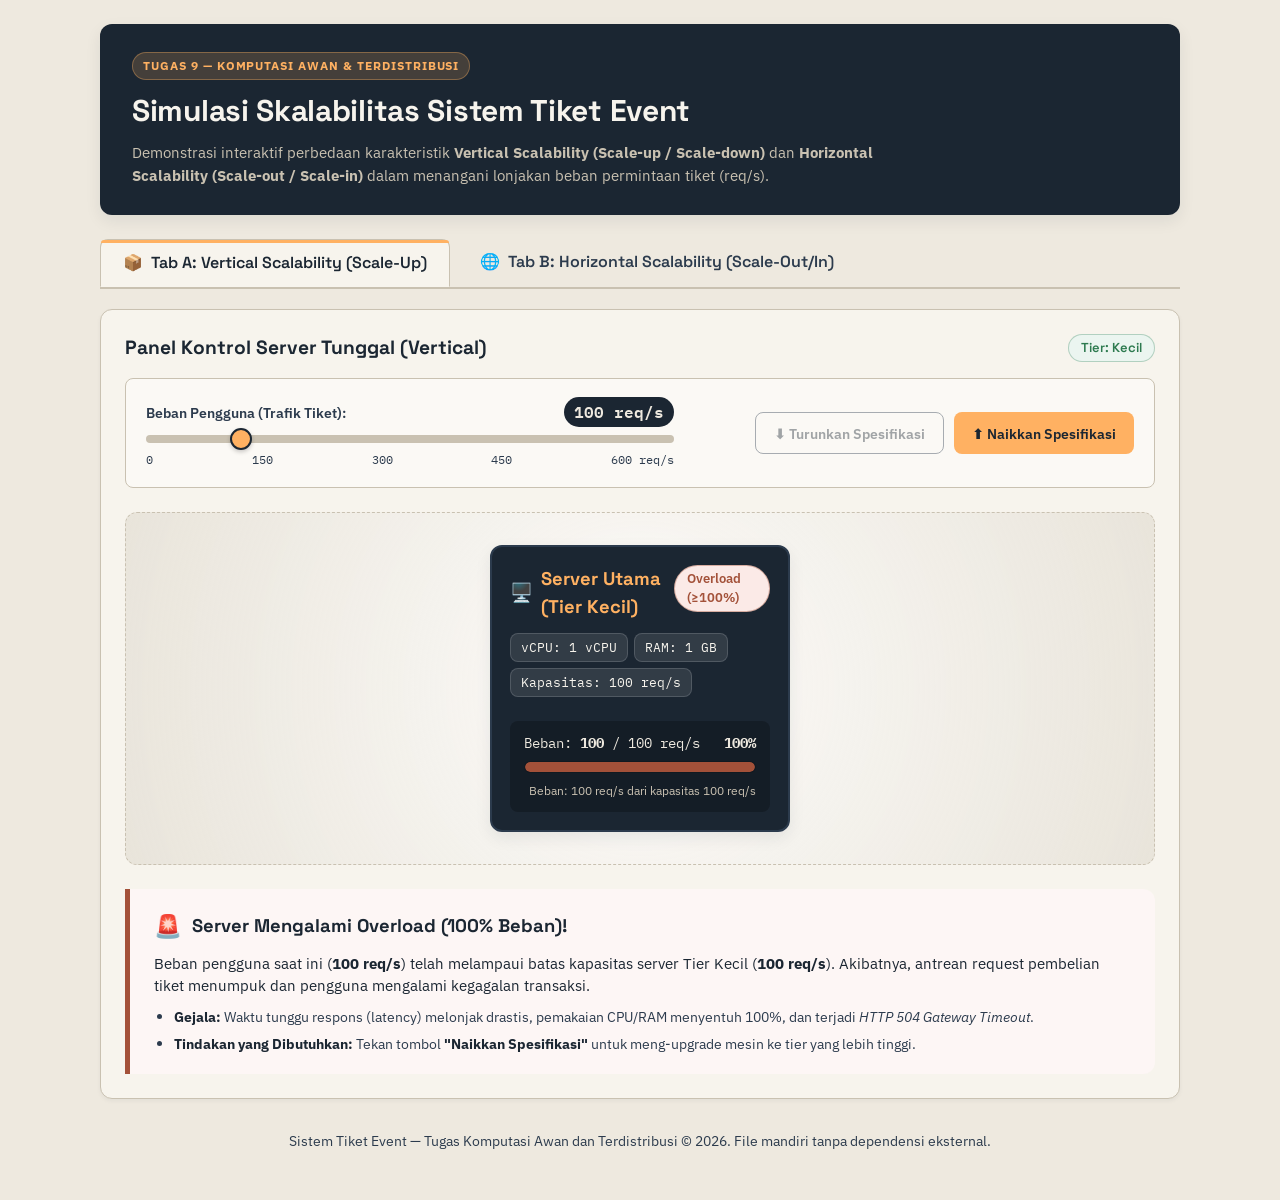
<file: frontend/static/scalability.html>
<!DOCTYPE html>
<html lang="id">
<head>
  <meta charset="UTF-8" />
  <meta name="viewport" content="width=device-width, initial-scale=1.0" />
  <title>Simulasi Skalabilitas Sistem Tiket Event — Komputasi Awan</title>
  
  <!-- Font IBM Plex Sans, Space Grotesk, dan IBM Plex Mono (dengan fallback sistem jika offline) -->
  <link rel="preconnect" href="https://fonts.googleapis.com" />
  <link rel="preconnect" href="https://fonts.gstatic.com" crossorigin />
  <link
    href="https://fonts.googleapis.com/css2?family=IBM+Plex+Mono:wght@500;600&family=IBM+Plex+Sans:wght@400;500;600;700&family=Space+Grotesk:wght@600;700&display=swap"
    rel="stylesheet"
  />

  <style>
    /* ==========================================================================
       1. VARIABEL & DESAIN TOKEN (Sesuai style.css Sistem Tiket Event)
       ========================================================================== */
    :root {
      --cream:       #EEE9DF;
      --cream-light: #F7F4ED;
      --input-bg:    #FBF9F5;
      --sand:        #C9C1B1;
      --slate:       #2C3B4D;
      --amber:       #FFB162;
      --amber-light: #FFF3E5;
      --rust:        #A35139;
      --rust-light:  #FBEAE7;
      --navy:        #1B2632;
      --navy-light:  #243344;
      --green:       #2D7A4F;
      --green-light: #EBF5F0;
      --gray-restart:#9CA3AF;

      --radius-sm: 8px;
      --radius-md: 12px;
      --radius-lg: 16px;

      --font-heading: 'Space Grotesk', system-ui, -apple-system, sans-serif;
      --font-body:    'IBM Plex Sans', system-ui, -apple-system, sans-serif;
      --font-mono:    'IBM Plex Mono', ui-monospace, monospace;

      --shadow-sm: 0 2px 4px rgba(27, 38, 50, 0.05);
      --shadow-md: 0 6px 16px rgba(27, 38, 50, 0.08);
    }

    /* Reset Dasar */
    *, *::before, *::after {
      box-sizing: border-box;
      margin: 0;
      padding: 0;
    }

    body {
      font-family: var(--font-body);
      background-color: var(--cream);
      color: var(--navy);
      min-height: 100vh;
      line-height: 1.5;
      padding: 24px 20px 48px;
    }

    .container {
      max-width: 1080px;
      margin: 0 auto;
    }

    /* ==========================================================================
       2. HEADER & NAVIGASI TAB
       ========================================================================== */
    .header {
      background: var(--navy);
      color: var(--cream);
      padding: 28px 32px;
      border-radius: var(--radius-md);
      margin-bottom: 24px;
      display: flex;
      flex-direction: column;
      gap: 8px;
      box-shadow: var(--shadow-md);
    }

    .badge-top {
      align-self: flex-start;
      background: rgba(255, 177, 98, 0.18);
      color: var(--amber);
      font-size: 0.75rem;
      font-weight: 700;
      letter-spacing: 0.08em;
      text-transform: uppercase;
      padding: 4px 10px;
      border-radius: 999px;
      border: 1px solid rgba(255, 177, 98, 0.35);
    }

    .header-title {
      font-family: var(--font-heading);
      font-size: 1.875rem;
      font-weight: 700;
      color: var(--cream-light);
      letter-spacing: -0.01em;
    }

    .header-desc {
      color: var(--sand);
      font-size: 0.95rem;
      max-width: 780px;
    }

    /* Tab Switcher */
    .tab-nav {
      display: flex;
      gap: 8px;
      margin-bottom: 20px;
      border-bottom: 2px solid var(--sand);
      padding-bottom: 2px;
    }

    .tab-btn {
      background: transparent;
      border: none;
      padding: 12px 22px;
      font-family: var(--font-heading);
      font-size: 1rem;
      font-weight: 600;
      color: var(--slate);
      cursor: pointer;
      position: relative;
      border-radius: var(--radius-sm) var(--radius-sm) 0 0;
      transition: all 0.2s ease;
      display: inline-flex;
      align-items: center;
      gap: 8px;
    }

    .tab-btn:hover {
      color: var(--navy);
      background: rgba(255, 255, 255, 0.4);
    }

    .tab-btn.active {
      color: var(--navy);
      background: var(--cream-light);
      border: 1px solid var(--sand);
      border-bottom-color: var(--cream-light);
      margin-bottom: -2px;
      padding-bottom: 13px;
    }

    .tab-btn.active::after {
      content: '';
      position: absolute;
      top: 0;
      left: 0;
      right: 0;
      height: 3px;
      background: var(--amber);
      border-radius: var(--radius-sm) var(--radius-sm) 0 0;
    }

    .tab-pane {
      display: none;
    }

    .tab-pane.active {
      display: block;
      animation: fadeIn 0.25s ease;
    }

    @keyframes fadeIn {
      from { opacity: 0; transform: translateY(4px); }
      to   { opacity: 1; transform: translateY(0); }
    }

    /* ==========================================================================
       3. KARTU & PANEL LAYOUT UMUM
       ========================================================================== */
    .card {
      background: var(--cream-light);
      border: 1px solid var(--sand);
      border-radius: var(--radius-md);
      padding: 24px;
      margin-bottom: 20px;
      box-shadow: var(--shadow-sm);
    }

    .card-title {
      font-family: var(--font-heading);
      font-size: 1.2rem;
      font-weight: 700;
      color: var(--navy);
      margin-bottom: 16px;
      display: flex;
      align-items: center;
      justify-content: space-between;
      gap: 12px;
      flex-wrap: wrap;
    }

    /* Kontrol Panel */
    .control-row {
      display: grid;
      grid-template-columns: 1.2fr 1fr;
      gap: 20px;
      align-items: center;
      background: var(--input-bg);
      border: 1px solid var(--sand);
      border-radius: var(--radius-sm);
      padding: 18px 20px;
      margin-bottom: 24px;
    }

    @media (max-width: 768px) {
      .control-row { grid-template-columns: 1fr; }
    }

    .slider-group {
      display: flex;
      flex-direction: column;
      gap: 8px;
    }

    .slider-header {
      display: flex;
      justify-content: space-between;
      align-items: center;
      font-size: 0.9rem;
      font-weight: 600;
      color: var(--slate);
    }

    .slider-val-badge {
      font-family: var(--font-mono);
      font-size: 1rem;
      font-weight: 600;
      padding: 3px 10px;
      background: var(--navy);
      color: var(--cream);
      border-radius: 999px;
    }

    input[type="range"] {
      -webkit-appearance: none;
      appearance: none;
      width: 100%;
      height: 8px;
      border-radius: 4px;
      background: var(--sand);
      outline: none;
      cursor: pointer;
    }

    input[type="range"]::-webkit-slider-thumb {
      -webkit-appearance: none;
      appearance: none;
      width: 22px;
      height: 22px;
      border-radius: 50%;
      background: var(--amber);
      border: 2px solid var(--navy);
      cursor: pointer;
      box-shadow: 0 2px 4px rgba(0,0,0,0.2);
      transition: transform 0.1s ease;
    }

    input[type="range"]::-webkit-slider-thumb:hover {
      transform: scale(1.15);
    }

    .slider-ticks {
      display: flex;
      justify-content: space-between;
      font-size: 0.75rem;
      color: var(--slate);
      font-family: var(--font-mono);
    }

    .button-group {
      display: flex;
      gap: 10px;
      justify-content: flex-end;
      flex-wrap: wrap;
    }

    @media (max-width: 768px) {
      .button-group { justify-content: flex-start; }
    }

    /* Tombol */
    .btn {
      display: inline-flex;
      align-items: center;
      justify-content: center;
      gap: 8px;
      min-height: 42px;
      padding: 0 18px;
      border-radius: var(--radius-sm);
      font-family: var(--font-body);
      font-size: 0.9rem;
      font-weight: 600;
      border: none;
      cursor: pointer;
      transition: all 0.15s ease;
    }

    .btn:hover:not(:disabled) {
      opacity: 0.9;
      transform: translateY(-1px);
    }

    .btn:disabled {
      opacity: 0.4;
      cursor: not-allowed;
      transform: none !important;
    }

    .btn-primary {
      background: var(--amber);
      color: var(--navy);
    }

    .btn-secondary {
      background: transparent;
      color: var(--navy);
      border: 1.5px solid var(--slate);
    }

    .btn-rust {
      background: var(--rust);
      color: var(--cream-light);
    }

    /* Status Chip */
    .chip {
      display: inline-flex;
      align-items: center;
      gap: 6px;
      padding: 4px 12px;
      border-radius: 999px;
      font-size: 0.8125rem;
      font-weight: 600;
      line-height: 1.4;
    }

    .chip-normal {
      background: var(--green-light);
      color: var(--green);
      border: 1px solid rgba(45, 122, 79, 0.3);
    }

    .chip-warning {
      background: var(--amber-light);
      color: #925400;
      border: 1px solid rgba(255, 177, 98, 0.6);
    }

    .chip-overload {
      background: var(--rust-light);
      color: var(--rust);
      border: 1px solid rgba(163, 81, 57, 0.4);
    }

    .chip-restart {
      background: #E5E7EB;
      color: #4B5563;
      border: 1px solid #9CA3AF;
    }

    /* Bar Beban */
    .load-bar-wrap {
      width: 100%;
      background: rgba(0, 0, 0, 0.08);
      border-radius: 999px;
      height: 12px;
      overflow: hidden;
      margin: 8px 0;
      border: 1px solid rgba(0, 0, 0, 0.06);
    }

    .load-bar-fill {
      height: 100%;
      border-radius: 999px;
      transition: width 0.3s ease, background-color 0.3s ease;
    }

    .load-bar-fill.normal   { background-color: var(--green); }
    .load-bar-fill.warning  { background-color: var(--amber); }
    .load-bar-fill.overload { background-color: var(--rust); }

    /* ==========================================================================
       4. VISUALISASI VERTICAL SCALING (TAB A)
       ========================================================================== */
    .vertical-stage {
      display: flex;
      flex-direction: column;
      align-items: center;
      justify-content: center;
      min-height: 340px;
      background: radial-gradient(circle at center, rgba(255,255,255,0.7) 0%, rgba(201,193,177,0.3) 100%);
      border: 1px dashed var(--sand);
      border-radius: var(--radius-md);
      padding: 32px 20px;
      position: relative;
      overflow: hidden;
    }

    /* Kotak Server Vertical */
    .server-box-vertical {
      background: var(--navy);
      color: var(--cream);
      border-radius: var(--radius-md);
      border: 2px solid var(--slate);
      box-shadow: var(--shadow-md);
      display: flex;
      flex-direction: column;
      justify-content: space-between;
      transition: all 0.4s cubic-bezier(0.34, 1.56, 0.64, 1);
      position: relative;
      overflow: hidden;
    }

    /* Ukuran Kotak Berdasarkan Tier */
    .server-box-vertical.tier-kecil {
      width: 300px;
      min-height: 220px;
      padding: 18px;
    }

    .server-box-vertical.tier-sedang {
      width: 400px;
      min-height: 260px;
      padding: 22px;
    }

    .server-box-vertical.tier-besar {
      width: 500px;
      min-height: 300px;
      padding: 26px;
    }

    @media (max-width: 600px) {
      .server-box-vertical.tier-kecil,
      .server-box-vertical.tier-sedang,
      .server-box-vertical.tier-besar {
        width: 100%;
        min-height: auto;
      }
    }

    /* State Restart / Downtime */
    .server-box-vertical.restarting {
      background: #4B5563 !important;
      border-color: #9CA3AF !important;
      box-shadow: none !important;
      animation: pulseRestart 1s infinite alternate;
    }

    @keyframes pulseRestart {
      from { opacity: 0.9; filter: grayscale(80%); }
      to   { opacity: 0.6; filter: grayscale(100%); }
    }

    .restart-overlay {
      position: absolute;
      inset: 0;
      background: rgba(31, 41, 55, 0.92);
      display: flex;
      flex-direction: column;
      align-items: center;
      justify-content: center;
      gap: 12px;
      color: #F3F4F6;
      font-family: var(--font-heading);
      z-index: 10;
      text-align: center;
      padding: 20px;
    }

    .restart-spinner {
      width: 38px;
      height: 38px;
      border: 4px solid rgba(255,255,255,0.2);
      border-top-color: var(--amber);
      border-radius: 50%;
      animation: spin 0.75s linear infinite;
    }

    @keyframes spin {
      to { transform: rotate(360deg); }
    }

    .server-header-info {
      display: flex;
      justify-content: space-between;
      align-items: flex-start;
      margin-bottom: 12px;
    }

    .server-title-tag {
      font-family: var(--font-heading);
      font-size: 1.15rem;
      font-weight: 700;
      color: var(--amber);
      display: flex;
      align-items: center;
      gap: 8px;
    }

    .spec-badges-list {
      display: flex;
      gap: 6px;
      flex-wrap: wrap;
      margin: 10px 0 14px;
    }

    .spec-badge {
      background: rgba(255,255,255,0.1);
      border: 1px solid rgba(255,255,255,0.15);
      font-family: var(--font-mono);
      font-size: 0.8rem;
      padding: 4px 10px;
      border-radius: var(--radius-sm);
      color: var(--cream-light);
    }

    .server-metrics-box {
      background: rgba(0, 0, 0, 0.25);
      border-radius: var(--radius-sm);
      padding: 12px 14px;
      margin-top: 10px;
    }

    .metrics-top-row {
      display: flex;
      justify-content: space-between;
      font-size: 0.85rem;
      font-family: var(--font-mono);
    }

    /* ==========================================================================
       5. VISUALISASI HORIZONTAL SCALING (TAB B)
       ========================================================================== */
    .horizontal-stage {
      display: flex;
      flex-direction: column;
      align-items: center;
      background: radial-gradient(circle at center, rgba(255,255,255,0.7) 0%, rgba(201,193,177,0.3) 100%);
      border: 1px dashed var(--sand);
      border-radius: var(--radius-md);
      padding: 28px 20px 32px;
    }

    /* Kotak Load Balancer */
    .lb-box {
      background: var(--navy);
      color: var(--cream);
      border: 2px solid var(--amber);
      border-radius: var(--radius-md);
      padding: 16px 28px;
      text-align: center;
      min-width: 320px;
      box-shadow: var(--shadow-md);
      position: relative;
    }

    .lb-title {
      font-family: var(--font-heading);
      font-size: 1.1rem;
      font-weight: 700;
      color: var(--amber);
      display: flex;
      align-items: center;
      justify-content: center;
      gap: 8px;
    }

    .lb-subtitle {
      font-family: var(--font-mono);
      font-size: 0.85rem;
      color: var(--sand);
      margin-top: 4px;
    }

    /* Panah Distribusi Beban */
    .distribution-lines {
      display: flex;
      justify-content: center;
      align-items: center;
      height: 48px;
      position: relative;
      width: 100%;
      max-width: 760px;
    }

    .arrow-down-svg {
      width: 100%;
      height: 48px;
    }

    /* Grid Server Horisontal */
    .servers-grid-horizontal {
      display: flex;
      gap: 14px;
      justify-content: center;
      flex-wrap: wrap;
      width: 100%;
      margin-top: 4px;
    }

    .server-box-horizontal {
      flex: 1 1 170px;
      max-width: 195px;
      background: var(--navy-light);
      color: var(--cream);
      border: 1.5px solid var(--slate);
      border-radius: var(--radius-sm);
      padding: 14px 12px;
      box-shadow: var(--shadow-sm);
      transition: all 0.3s ease;
      display: flex;
      flex-direction: column;
      justify-content: space-between;
      animation: popIn 0.3s ease;
    }

    @keyframes popIn {
      from { opacity: 0; transform: scale(0.85); }
      to   { opacity: 1; transform: scale(1); }
    }

    .server-node-header {
      display: flex;
      justify-content: space-between;
      align-items: center;
      margin-bottom: 6px;
    }

    .server-node-name {
      font-family: var(--font-heading);
      font-size: 0.95rem;
      font-weight: 700;
      color: var(--amber);
    }

    .server-node-spec {
      font-size: 0.75rem;
      color: var(--sand);
      font-family: var(--font-mono);
      margin-bottom: 8px;
      border-bottom: 1px solid rgba(255,255,255,0.1);
      padding-bottom: 4px;
    }

    .node-metrics {
      font-family: var(--font-mono);
      font-size: 0.78rem;
    }

    /* ==========================================================================
       6. PANEL PENJELASAN DINAMIS (EXPLANATION CARDS)
       ========================================================================== */
    .explanation-panel {
      border-left: 5px solid var(--slate);
      background: var(--cream-light);
      border-radius: 0 var(--radius-md) var(--radius-md) 0;
      padding: 20px 24px;
      margin-top: 24px;
      transition: all 0.3s ease;
    }

    .explanation-panel.status-normal {
      border-left-color: var(--green);
      background: #F4FAF6;
    }

    .explanation-panel.status-warning {
      border-left-color: var(--amber);
      background: #FFFDF8;
    }

    .explanation-panel.status-overload {
      border-left-color: var(--rust);
      background: #FDF6F5;
    }

    .explanation-panel.status-restart {
      border-left-color: #6B7280;
      background: #F3F4F6;
    }

    .exp-header {
      display: flex;
      align-items: center;
      gap: 10px;
      margin-bottom: 10px;
    }

    .exp-title {
      font-family: var(--font-heading);
      font-size: 1.15rem;
      font-weight: 700;
      color: var(--navy);
    }

    .exp-body {
      font-size: 0.9375rem;
      color: var(--navy);
      display: flex;
      flex-direction: column;
      gap: 8px;
    }

    .exp-points {
      margin-top: 8px;
      padding-left: 20px;
      display: flex;
      flex-direction: column;
      gap: 6px;
      font-size: 0.885rem;
      color: var(--slate);
    }

    .exp-points li strong {
      color: var(--navy);
    }

    /* Total Kapasitas Banner */
    .capacity-banner {
      display: flex;
      align-items: center;
      justify-content: space-between;
      background: var(--navy);
      color: var(--cream);
      padding: 14px 20px;
      border-radius: var(--radius-sm);
      margin-bottom: 20px;
      flex-wrap: wrap;
      gap: 12px;
    }

    .cap-info {
      display: flex;
      align-items: center;
      gap: 10px;
      font-size: 0.95rem;
    }

    .cap-badge {
      font-family: var(--font-mono);
      font-size: 1.1rem;
      font-weight: 700;
      color: var(--amber);
      background: rgba(255, 177, 98, 0.15);
      padding: 4px 12px;
      border-radius: var(--radius-sm);
      border: 1px solid rgba(255, 177, 98, 0.3);
    }

    /* ==========================================================================
       7. TABEL PERBANDINGAN
       ========================================================================== */
    .comparison-section {
      margin-top: 36px;
    }

    .table-wrap {
      overflow-x: auto;
      border: 1px solid var(--sand);
      border-radius: var(--radius-md);
      background: var(--cream-light);
      box-shadow: var(--shadow-sm);
    }

    table.comp-table {
      width: 100%;
      border-collapse: collapse;
      font-size: 0.92rem;
      text-align: left;
    }

    table.comp-table thead th {
      background: var(--navy);
      color: var(--cream);
      font-family: var(--font-heading);
      padding: 14px 18px;
      font-size: 0.85rem;
      font-weight: 700;
      letter-spacing: 0.05em;
      text-transform: uppercase;
      border-bottom: 2px solid var(--amber);
    }

    table.comp-table thead th:first-child { width: 22%; }
    table.comp-table thead th:nth-child(2) { width: 39%; }
    table.comp-table thead th:nth-child(3) { width: 39%; }

    table.comp-table tbody tr {
      border-bottom: 1px solid var(--sand);
      transition: background 0.15s ease;
    }

    table.comp-table tbody tr:last-child {
      border-bottom: none;
    }

    table.comp-table tbody tr:hover {
      background: rgba(255, 255, 255, 0.6);
    }

    table.comp-table td {
      padding: 14px 18px;
      vertical-align: top;
      color: var(--navy);
    }

    table.comp-table td.col-param {
      font-weight: 700;
      font-family: var(--font-heading);
      color: var(--slate);
      background: rgba(201, 193, 177, 0.2);
    }

    .table-tag-v {
      display: inline-block;
      font-size: 0.75rem;
      font-weight: 700;
      color: var(--rust);
      background: var(--rust-light);
      padding: 2px 8px;
      border-radius: 4px;
      margin-bottom: 4px;
    }

    .table-tag-h {
      display: inline-block;
      font-size: 0.75rem;
      font-weight: 700;
      color: var(--green);
      background: var(--green-light);
      padding: 2px 8px;
      border-radius: 4px;
      margin-bottom: 4px;
    }

    /* Footer info */
    .footer-note {
      text-align: center;
      margin-top: 32px;
      font-size: 0.85rem;
      color: var(--slate);
    }
  </style>
</head>
<body>

  <div class="container">
    
    <!-- HEADER HALAMAN -->
    <header class="header">
      <div class="badge-top">Tugas 9 — Komputasi Awan & Terdistribusi</div>
      <h1 class="header-title">Simulasi Skalabilitas Sistem Tiket Event</h1>
      <p class="header-desc">
        Demonstrasi interaktif perbedaan karakteristik <strong>Vertical Scalability (Scale-up / Scale-down)</strong> 
        dan <strong>Horizontal Scalability (Scale-out / Scale-in)</strong> dalam menangani lonjakan beban permintaan tiket (req/s).
      </p>
    </header>

    <!-- TAB SWITCHER -->
    <nav class="tab-nav" aria-label="Pilihan Ilustrasi Skalabilitas">
      <button class="tab-btn active" id="tabBtnA" onclick="switchTab('A')">
        <span>📦</span> Tab A: Vertical Scalability (Scale-Up)
      </button>
      <button class="tab-btn" id="tabBtnB" onclick="switchTab('B')">
        <span>🌐</span> Tab B: Horizontal Scalability (Scale-Out/In)
      </button>
    </nav>

    <!-- ====================================================================
         TAB A: VERTICAL SCALABILITY (SCALE-UP / SCALE-DOWN)
         ==================================================================== -->
    <section class="tab-pane active" id="paneA">
      <div class="card">
        <div class="card-title">
          <span>Panel Kontrol Server Tunggal (Vertical)</span>
          <span id="tierBadgeA" class="chip chip-normal">Tier: Kecil</span>
        </div>

        <!-- Kontrol Beban & Spesifikasi -->
        <div class="control-row">
          <!-- Slider Beban Pengguna -->
          <div class="slider-group">
            <div class="slider-header">
              <label for="loadSliderA">Beban Pengguna (Trafik Tiket):</label>
              <span class="slider-val-badge" id="sliderValLabelA">100 req/s</span>
            </div>
            <input type="range" id="loadSliderA" min="0" max="600" step="10" value="100" oninput="handleLoadChangeA(this.value)" />
            <div class="slider-ticks">
              <span>0</span>
              <span>150</span>
              <span>300</span>
              <span>450</span>
              <span>600 req/s</span>
            </div>
          </div>

          <!-- Tombol Naikkan / Turunkan Spesifikasi -->
          <div class="button-group">
            <button class="btn btn-secondary" id="btnScaleDownA" onclick="scaleVertical(-1)">
              ⬇️ Turunkan Spesifikasi
            </button>
            <button class="btn btn-primary" id="btnScaleUpA" onclick="scaleVertical(1)">
              ⬆️ Naikkan Spesifikasi
            </button>
          </div>
        </div>

        <!-- Area Visualisasi Server Tunggal -->
        <div class="vertical-stage">
          <div class="server-box-vertical tier-kecil" id="serverBoxA">
            <!-- Overlay saat restart / upgrade -->
            <div class="restart-overlay" id="restartOverlayA" style="display: none;">
              <div class="restart-spinner"></div>
              <div>
                <strong style="font-size: 1.1rem; color: var(--amber);">Restarting Server...</strong>
                <p style="font-size: 0.85rem; margin-top: 4px; color: #E5E7EB;">
                  Downtime 1,5 detik — Layanan offline sementara saat spesifikasi diubah.
                </p>
              </div>
            </div>

            <!-- Bagian Atas Server -->
            <div>
              <div class="server-header-info">
                <div class="server-title-tag">
                  <span>🖥️</span>
                  <span id="serverNameA">Server Utama (Tier Kecil)</span>
                </div>
                <span id="serverStatusChipA" class="chip chip-normal">Normal</span>
              </div>

              <!-- Badge Spesifikasi Hardware -->
              <div class="spec-badges-list">
                <span class="spec-badge" id="cpuBadgeA">vCPU: 1 Core</span>
                <span class="spec-badge" id="ramBadgeA">RAM: 1 GB</span>
                <span class="spec-badge" id="capBadgeA">Kapasitas: 100 req/s</span>
              </div>
            </div>

            <!-- Bagian Metrik & Beban -->
            <div class="server-metrics-box">
              <div class="metrics-top-row">
                <span>Beban: <strong id="loadTextA">100</strong> / <span id="capTextA">100</span> req/s</span>
                <span id="pctTextA"><strong>100%</strong></span>
              </div>
              <div class="load-bar-wrap">
                <div class="load-bar-fill normal" id="loadBarA" style="width: 100%;"></div>
              </div>
              <div style="font-size: 0.78rem; color: var(--sand); text-align: right;" id="statusNoteA">
                Status: Beban Penuh
              </div>
            </div>
          </div>
        </div>

        <!-- Panel Penjelasan Dinamis Tab A -->
        <div class="explanation-panel status-normal" id="expPanelA">
          <div class="exp-header">
            <span id="expIconA" style="font-size: 1.4rem;">💡</span>
            <h3 class="exp-title" id="expTitleA">Kondisi Operasional Normal</h3>
          </div>
          <div class="exp-body" id="expBodyA">
            <p>Server sedang melayani beban trafik dalam rentang kapasitas aman.</p>
          </div>
          <ul class="exp-points" id="expPointsA">
            <!-- Poin-poin konsep cloud akan diisi secara dinamis oleh JavaScript -->
          </ul>
        </div>
      </div>
    </section>

    <!-- ====================================================================
         TAB B: HORIZONTAL SCALABILITY (SCALE-OUT / SCALE-IN)
         ==================================================================== -->
    <section class="tab-pane" id="paneB">
      <div class="card">
        <div class="card-title">
          <span>Panel Arsitektur Terdistribusi (Horizontal)</span>
          <span id="nodeCountBadgeB" class="chip chip-normal">2 Server Aktif</span>
        </div>

        <!-- Banner Total Kapasitas Cluster -->
        <div class="capacity-banner">
          <div class="cap-info">
            <span>⚡ Total Kapasitas Terdistribusi:</span>
            <span class="cap-badge" id="totalCapBadgeB">200 req/s</span>
          </div>
          <div style="font-size: 0.85rem; color: var(--sand);">
            Kapasitas per node: <strong>100 req/s</strong> (1 vCPU, 1 GB RAM)
          </div>
        </div>

        <!-- Kontrol Beban & Scale-Out/In -->
        <div class="control-row">
          <!-- Slider Beban Pengguna -->
          <div class="slider-group">
            <div class="slider-header">
              <label for="loadSliderB">Beban Pengguna Total (Trafik Tiket):</label>
              <span class="slider-val-badge" id="sliderValLabelB">150 req/s</span>
            </div>
            <input type="range" id="loadSliderB" min="0" max="600" step="10" value="150" oninput="handleLoadChangeB(this.value)" />
            <div class="slider-ticks">
              <span>0</span>
              <span>150</span>
              <span>300</span>
              <span>450</span>
              <span>600 req/s</span>
            </div>
          </div>

          <!-- Tombol Scale Out / In -->
          <div class="button-group">
            <button class="btn btn-secondary" id="btnScaleInB" onclick="scaleHorizontal(-1)">
              ➖ Scale-In (Kurangi Server)
            </button>
            <button class="btn btn-primary" id="btnScaleOutB" onclick="scaleHorizontal(1)">
              ➕ Scale-Out (Tambah Server)
            </button>
          </div>
        </div>

        <!-- Area Visualisasi Load Balancer + Node Server -->
        <div class="horizontal-stage">
          <!-- Kotak Load Balancer -->
          <div class="lb-box">
            <div class="lb-title">
              <span>⚖️</span>
              <span>Load Balancer (Reverse Proxy / Nginx)</span>
            </div>
            <div class="lb-subtitle" id="lbDistText">
              Membagi 150 req/s ke 2 server (~75 req/s per server)
            </div>
          </div>

          <!-- Panah Distribusi Beban (SVG) -->
          <div class="distribution-lines">
            <svg class="arrow-down-svg" viewBox="0 0 400 48" preserveAspectRatio="none">
              <!-- Garis vertikal utama dari Load Balancer -->
              <line x1="200" y1="0" x2="200" y2="24" stroke="#2C3B4D" stroke-width="2" stroke-dasharray="4" />
              <!-- Garis horizontal pembagi -->
              <line x1="40" y1="24" x2="360" y2="24" stroke="#2C3B4D" stroke-width="2" />
              <!-- Panah ke node-node -->
              <path d="M 40,24 L 40,44 M 35,38 L 40,46 L 45,38" fill="none" stroke="#2C3B4D" stroke-width="2" />
              <path d="M 120,24 L 120,44 M 115,38 L 120,46 L 125,38" fill="none" stroke="#2C3B4D" stroke-width="2" />
              <path d="M 200,24 L 200,44 M 195,38 L 200,46 L 205,38" fill="none" stroke="#2C3B4D" stroke-width="2" />
              <path d="M 280,24 L 280,44 M 275,38 L 280,46 L 285,38" fill="none" stroke="#2C3B4D" stroke-width="2" />
              <path d="M 360,24 L 360,44 M 355,38 L 360,46 L 365,38" fill="none" stroke="#2C3B4D" stroke-width="2" />
            </svg>
          </div>

          <!-- Container Grid Server Horisontal (1-5 Node) -->
          <div class="servers-grid-horizontal" id="serversGridB">
            <!-- Node server digenerate oleh JavaScript -->
          </div>
        </div>

        <!-- Panel Penjelasan Dinamis Tab B -->
        <div class="explanation-panel status-normal" id="expPanelB">
          <div class="exp-header">
            <span id="expIconB" style="font-size: 1.4rem;">💡</span>
            <h3 class="exp-title" id="expTitleB">Analisis Arsitektur Horizontal</h3>
          </div>
          <div class="exp-body" id="expBodyB">
            <p>Arsitektur horizontal membagi beban ke beberapa server identik melalui Load Balancer.</p>
          </div>
          <ul class="exp-points" id="expPointsB">
            <!-- Poin-poin konsep horizontal akan diisi secara dinamis oleh JavaScript -->
          </ul>
        </div>

        <!-- ==================================================================
             TABEL PERBANDINGAN VERTICAL VS HORIZONTAL
             ================================================================== -->
        <div class="comparison-section">
          <div class="card-title">
            <span>Tabel Perbandingan: Vertical vs Horizontal Scalability</span>
            <span class="chip chip-normal" style="background: var(--navy); color: var(--cream);">Materi Kuliah</span>
          </div>
          
          <div class="table-wrap">
            <table class="comp-table">
              <thead>
                <tr>
                  <th>Parameter</th>
                  <th>Vertical Scalability (Scale-Up)</th>
                  <th>Horizontal Scalability (Scale-Out)</th>
                </tr>
              </thead>
              <tbody>
                <tr>
                  <td class="col-param">Cara Kerja</td>
                  <td>
                    <span class="table-tag-v">Scale-Up / Down</span><br />
                    Meningkatkan kapasitas <strong>satu server yang sama</strong> dengan menambahkan CPU, RAM, atau storage yang lebih bertenaga.
                  </td>
                  <td>
                    <span class="table-tag-h">Scale-Out / In</span><br />
                    Menambah atau mengurangi <strong>jumlah node server identik</strong> dalam satu pool/cluster yang bekerja sama.
                  </td>
                </tr>
                <tr>
                  <td class="col-param">Downtime</td>
                  <td>
                    <strong>Ada Downtime (Restart):</strong> Server umumnya harus dihentikan (shutdown/reboot) saat memodifikasi ukuran hardware virtual maupun fisik.
                  </td>
                  <td>
                    <strong>Zero Downtime:</strong> Node baru dapat didaftarkan ke Load Balancer saat traffic berjalan tanpa mengganggu server aktif lainnya.
                  </td>
                </tr>
                <tr>
                  <td class="col-param">Batas Kapasitas</td>
                  <td>
                    <strong>Ada Batas Maksimum (Hardware Ceiling):</strong> Dibatasi oleh spesifikasi tertinggi motherboard/mother-instance yang disediakan penyedia cloud.
                  </td>
                  <td>
                    <strong>Hampir Tanpa Batas (Elastis):</strong> Dapat menambah puluhan hingga ribuan node sesuai kebutuhan trafik pengguna.
                  </td>
                </tr>
                <tr>
                  <td class="col-param">Ketahanan Gagal (Fault Tolerance)</td>
                  <td>
                    <strong>Rentan (Single Point of Failure):</strong> Jika server tunggal mengalami kerusakan hardware atau kernel crash, seluruh aplikasi tiket mati total.
                  </td>
                  <td>
                    <strong>Tinggi (High Availability):</strong> Jika salah satu server mati, Load Balancer otomatis mengalihkan beban ke server lain yang masih sehat.
                  </td>
                </tr>
                <tr>
                  <td class="col-param">Kebutuhan Tambahan</td>
                  <td>
                    <strong>Arsitektur Sederhana:</strong> Tidak membutuhkan Load Balancer atau sinkronisasi session state antar-server.
                  </td>
                  <td>
                    <strong>Kompleksitas Tambahan:</strong> Membutuhkan <em>Load Balancer</em>, shared database terpusat, dan penanganan session yang stateless (misal JWT / Redis).
                  </td>
                </tr>
                <tr>
                  <td class="col-param">Biaya (Cost Efficiency)</td>
                  <td>
                    Biaya per upgrade meningkat secara <strong>eksponensial</strong> pada hardware tier tertinggi; server tetap menyala walau trafik malam hari sepi.
                  </td>
                  <td>
                    Biaya bersifat <strong>linear & fleksibel (Pay-As-You-Go)</strong>: Server bisa dimatikan (Scale-In) saat malam hari untuk memangkas biaya server.
                  </td>
                </tr>
              </tbody>
            </table>
          </div>
        </div>

      </div>
    </section>

    <footer class="footer-note">
      Sistem Tiket Event — Tugas Komputasi Awan dan Terdistribusi &copy; 2026. File mandiri tanpa dependensi eksternal.
    </footer>

  </div>

  <!-- ==========================================================================
       8. JAVASCRIPT LOGIKA INTERAKTIF (VANILLA JS)
       ========================================================================== -->
  <script>
    /* ========================================================================
       STATE MANAGEMENT & KONFIGURASI
       ======================================================================== */

    // Konfigurasi 3 Tier Spesifikasi Server untuk Tab A (Vertical)
    const VERTICAL_TIERS = [
      {
        id: 0,
        nama: 'Kecil',
        vcpu: '1 vCPU',
        ram: '1 GB',
        kapasitas: 100, // req/s
        cssClass: 'tier-kecil'
      },
      {
        id: 1,
        nama: 'Sedang',
        vcpu: '2 vCPU',
        ram: '4 GB',
        kapasitas: 250, // req/s
        cssClass: 'tier-sedang'
      },
      {
        id: 2,
        nama: 'Besar',
        vcpu: '4 vCPU',
        ram: '8 GB',
        kapasitas: 500, // req/s
        cssClass: 'tier-besar'
      }
    ];

    // State Aplikasi
    const state = {
      // Tab A (Vertical)
      verticalTierIndex: 0,       // Default: Tier Kecil (100 req/s)
      verticalLoad: 100,           // Default: 100 req/s
      isRestarting: false,         // Penanda status downtime restart 1.5 detik
      lastVerticalAction: 'init',  // 'upgrade', 'downgrade', atau 'init'

      // Tab B (Horizontal)
      horizontalNodes: 2,          // Default: 2 server (total kapasitas 200 req/s)
      horizontalLoad: 150,         // Default: 150 req/s
      nodeCapacity: 100,           // Kapasitas tiap server horisontal: 100 req/s
      lastHorizontalAction: 'init' // 'scale_out', 'scale_in', atau 'init'
    };

    /* ========================================================================
       FUNGSI NAVIGASI TAB
       ======================================================================== */
    function switchTab(tabKey) {
      const paneA = document.getElementById('paneA');
      const paneB = document.getElementById('paneB');
      const tabBtnA = document.getElementById('tabBtnA');
      const tabBtnB = document.getElementById('tabBtnB');

      if (tabKey === 'A') {
        paneA.classList.add('active');
        paneB.classList.remove('active');
        tabBtnA.classList.add('active');
        tabBtnB.classList.remove('active');
        renderVertical();
      } else {
        paneB.classList.add('active');
        paneA.classList.remove('active');
        tabBtnB.classList.add('active');
        tabBtnA.classList.remove('active');
        renderHorizontal();
      }
    }

    /* ========================================================================
       TAB A: LOGIKA & RENDER VERTICAL SCALABILITY
       ======================================================================== */

    // Handler saat slider beban di Tab A digeser
    function handleLoadChangeA(value) {
      state.verticalLoad = parseInt(value, 10);
      document.getElementById('sliderValLabelA').textContent = state.verticalLoad + ' req/s';
      renderVertical();
    }

    // Handler tombol Naikkan / Turunkan spesifikasi (dengan simulasi downtime 1.5 detik)
    function scaleVertical(direction) {
      if (state.isRestarting) return;

      const targetIndex = state.verticalTierIndex + direction;
      if (targetIndex < 0 || targetIndex >= VERTICAL_TIERS.length) return;

      // Mulai simulasi restart (downtime)
      state.isRestarting = true;
      state.lastVerticalAction = direction > 0 ? 'upgrade' : 'downgrade';

      // Nonaktifkan tombol selama proses restart
      updateVerticalButtons();
      renderVerticalRestartState(true);

      // Jeda 1.5 detik (1500 ms) untuk memperlihatkan downtime
      setTimeout(() => {
        state.verticalTierIndex = targetIndex;
        state.isRestarting = false;
        renderVerticalRestartState(false);
        renderVertical();
      }, 1500);
    }

    // Tampilan visual server saat fase restart (abu-abu dan overlay)
    function renderVerticalRestartState(isRestarting) {
      const serverBox = document.getElementById('serverBoxA');
      const restartOverlay = document.getElementById('restartOverlayA');
      const expPanel = document.getElementById('expPanelA');
      const expIcon = document.getElementById('expIconA');
      const expTitle = document.getElementById('expTitleA');
      const expBody = document.getElementById('expBodyA');
      const expPoints = document.getElementById('expPointsA');

      if (isRestarting) {
        serverBox.classList.add('restarting');
        restartOverlay.style.display = 'flex';

        // Tampilkan penjelasan downtime di panel
        expPanel.className = 'explanation-panel status-restart';
        expIcon.textContent = '⏳';
        expTitle.textContent = 'Downtime Sedang Berlangsung (Server Restart)';
        expBody.innerHTML = `
          <p>
            Saat spesifikasi dinaikkan atau diturunkan (Scale-Up / Scale-Down), server virtual atau fisik
            <strong>harus dimatikan ulang (reboot)</strong> untuk mengalokasikan unit vCPU dan RAM baru.
          </p>
        `;
        expPoints.innerHTML = `
          <li><strong>Dampak Pengguna:</strong> Selama 1,5 detik ini, pembeli tiket yang sedang mengakses sistem akan menemui error <em>Connection Timeout</em> atau <em>HTTP 502/503 Service Unavailable</em>.</li>
          <li><strong>Kelemahan Vertical:</strong> Skalabilitas vertikal tidak dapat dilakukan secara mulus (seamless) tanpa mengorbankan ketersediaan sistem (availability).</li>
        `;
      } else {
        serverBox.classList.remove('restarting');
        restartOverlay.style.display = 'none';
      }
    }

    // Perbarui status disable tombol berdasarkan batas tier dan restart
    function updateVerticalButtons() {
      const btnDown = document.getElementById('btnScaleDownA');
      const btnUp = document.getElementById('btnScaleUpA');

      if (state.isRestarting) {
        btnDown.disabled = true;
        btnUp.disabled = true;
        return;
      }

      btnDown.disabled = (state.verticalTierIndex <= 0);
      btnUp.disabled = (state.verticalTierIndex >= VERTICAL_TIERS.length - 1);
    }

    // Render keseluruhan tampilan Tab A
    function renderVertical() {
      if (state.isRestarting) return;

      const tier = VERTICAL_TIERS[state.verticalTierIndex];
      const load = state.verticalLoad;
      const capacity = tier.kapasitas;
      const pct = Math.round((load / capacity) * 100);

      // 1. Update ukuran dan kelas kotak server
      const serverBox = document.getElementById('serverBoxA');
      serverBox.classList.remove('tier-kecil', 'tier-sedang', 'tier-besar');
      serverBox.classList.add(tier.cssClass);

      // 2. Update teks spesifikasi
      document.getElementById('serverNameA').textContent = `Server Utama (Tier ${tier.nama})`;
      document.getElementById('tierBadgeA').textContent = `Tier: ${tier.nama}`;
      document.getElementById('cpuBadgeA').textContent = `vCPU: ${tier.vcpu}`;
      document.getElementById('ramBadgeA').textContent = `RAM: ${tier.ram}`;
      document.getElementById('capBadgeA').textContent = `Kapasitas: ${capacity} req/s`;

      document.getElementById('loadTextA').textContent = load;
      document.getElementById('capTextA').textContent = capacity;
      document.getElementById('pctTextA').innerHTML = `<strong>${pct}%</strong>`;

      // 3. Tentukan status warna beban (<70% normal, 70-99% warning, >=100% overload)
      let statusCategory = 'normal';
      let statusLabel = 'Normal (<70%)';
      let chipClass = 'chip-normal';
      let barFillClass = 'normal';

      if (pct >= 100) {
        statusCategory = 'overload';
        statusLabel = 'Overload (≥100%)';
        chipClass = 'chip-overload';
        barFillClass = 'overload';
      } else if (pct >= 70) {
        statusCategory = 'warning';
        statusLabel = 'Hampir Penuh (70-99%)';
        chipClass = 'chip-warning';
        barFillClass = 'warning';
      }

      // Update chip status di server
      const statusChip = document.getElementById('serverStatusChipA');
      statusChip.className = `chip ${chipClass}`;
      statusChip.textContent = statusLabel;

      // Update bar beban (dibatasi 100% secara visual agar tidak tembus layout)
      const loadBar = document.getElementById('loadBarA');
      loadBar.className = `load-bar-fill ${barFillClass}`;
      loadBar.style.width = Math.min(pct, 100) + '%';

      document.getElementById('statusNoteA').textContent = `Beban: ${load} req/s dari kapasitas ${capacity} req/s`;

      // 4. Update status tombol
      updateVerticalButtons();

      // 5. Update panel penjelasan dinamis
      renderVerticalExplanation(statusCategory, tier, load, capacity, pct);
    }

    // Render teks penjelasan dinamis Tab A sesuai kondisi
    function renderVerticalExplanation(status, tier, load, capacity, pct) {
      const panel = document.getElementById('expPanelA');
      const icon = document.getElementById('expIconA');
      const title = document.getElementById('expTitleA');
      const body = document.getElementById('expBodyA');
      const points = document.getElementById('expPointsA');

      if (status === 'overload') {
        panel.className = 'explanation-panel status-overload';
        icon.textContent = '🚨';
        title.textContent = `Server Mengalami Overload (${pct}% Beban)!`;
        body.innerHTML = `
          <p>
            Beban pengguna saat ini (<strong>${load} req/s</strong>) telah melampaui batas kapasitas server 
            Tier ${tier.nama} (<strong>${capacity} req/s</strong>). Akibatnya, antrean request pembelian tiket 
            menumpuk dan pengguna mengalami kegagalan transaksi.
          </p>
        `;
        points.innerHTML = `
          <li><strong>Gejala:</strong> Waktu tunggu respons (latency) melonjak drastis, pemakaian CPU/RAM menyentuh 100%, dan terjadi <em>HTTP 504 Gateway Timeout</em>.</li>
          <li><strong>Tindakan yang Dibutuhkan:</strong> Tekan tombol <strong>"Naikkan Spesifikasi"</strong> untuk meng-upgrade mesin ke tier yang lebih tinggi.</li>
          ${tier.id === 2 ? '<li style="color: var(--rust); font-weight:700;">⚠️ Peringatan: Anda sudah berada di spesifikasi maksimum (Tier Besar). Skalabilitas vertikal telah mencapai batas hardware dan tidak bisa dinaikkan lagi!</li>' : ''}
        `;
      } else if (tier.id === 2) {
        // Kasus Khusus: Berada di Tier Maksimum (Batas Hardware & SPOF)
        panel.className = 'explanation-panel status-warning';
        icon.textContent = '🛑';
        title.textContent = 'Telah Mencapai Batas Maksimum Hardware (Tier Besar)';
        body.innerHTML = `
          <p>
            Server kini berada pada spesifikasi tertinggi yang disimulasikan (4 vCPU, 8 GB RAM, 500 req/s). 
            Ini memperlihatkan kelemahan fundamental dari <strong>Vertical Scalability</strong>.
          </p>
        `;
        points.innerHTML = `
          <li><strong>Hardware Ceiling (Batas Fisik):</strong> Anda tidak bisa terus-menerus memperbesar 1 server karena keterbatasan motherboard, socket CPU, dan slot RAM yang ada di dunia nyata.</li>
          <li><strong>Single Point of Failure (SPOF):</strong> Sistem hanya bergantung pada 1 server tunggal. Jika hardware server ini rusak atau mengalami mati listrik, seluruh sistem pemesanan tiket lumpuh total tanpa backup.</li>
          <li><strong>Biaya Eksponensial:</strong> Menyewa mesin tier ultra-tinggi seringkali memakan biaya jauh lebih mahal per unit performa dibanding beberapa server standar.</li>
        `;
      } else if (status === 'warning') {
        panel.className = 'explanation-panel status-warning';
        icon.textContent = '⚠️';
        title.textContent = `Kapasitas Hampir Penuh (${pct}% Terpakai)`;
        body.innerHTML = `
          <p>
            Trafik tiket sedang tinggi (${load} req/s dari kapasitas ${capacity} req/s). Server masih mampu melayani, 
            namun telah mendekati batas aman operasional (zona kuning).
          </p>
        `;
        points.innerHTML = `
          <li><strong>Rekomendasi:</strong> Disarankan bersiap menaikkan spesifikasi ke <strong>Tier ${VERTICAL_TIERS[tier.id + 1].nama}</strong> sebelum flash-sale tiket menyebabkan lonjakan traffic mendadak yang memicu crash.</li>
        `;
      } else {
        // Kondisi Normal
        panel.className = 'explanation-panel status-normal';
        icon.textContent = '✅';
        title.textContent = `Kondisi Operasional Normal (${pct}% Terpakai)`;
        body.innerHTML = `
          <p>
            Server Tier ${tier.nama} beroperasi dengan stabil melayani beban <strong>${load} req/s</strong> 
            (kapasitas tersedia: ${capacity} req/s).
          </p>
        `;
        points.innerHTML = `
          <li><strong>Kelebihan Skalabilitas Vertikal:</strong> Arsitektur sangat sederhana karena aplikasi tidak memerlukan Load Balancer, database replication, atau sinkronisasi data antar node.</li>
          <li><strong>Kapan Digunakan:</strong> Cocok untuk tahap awal pengembangan sistem atau aplikasi monolitik yang belum mendukung arsitektur multi-server.</li>
        `;
      }
    }

    /* ========================================================================
       TAB B: LOGIKA & RENDER HORIZONTAL SCALABILITY
       ======================================================================== */

    // Handler saat slider beban di Tab B digeser
    function handleLoadChangeB(value) {
      state.horizontalLoad = parseInt(value, 10);
      document.getElementById('sliderValLabelB').textContent = state.horizontalLoad + ' req/s';
      renderHorizontal();
    }

    // Handler tombol Scale-Out (+) dan Scale-In (-)
    function scaleHorizontal(delta) {
      const targetCount = state.horizontalNodes + delta;
      // Batasi 1 sampai 5 node
      if (targetCount < 1 || targetCount > 5) return;

      state.horizontalNodes = targetCount;
      state.lastHorizontalAction = delta > 0 ? 'scale_out' : 'scale_in';
      renderHorizontal();
    }

    // Render keseluruhan tampilan Tab B
    function renderHorizontal() {
      const nodeCount = state.horizontalNodes;
      const totalLoad = state.horizontalLoad;
      const totalCapacity = nodeCount * state.nodeCapacity;
      const overallPct = Math.round((totalLoad / totalCapacity) * 100);

      // Beban per node dibagi rata oleh Load Balancer
      const loadPerNode = Math.round(totalLoad / nodeCount);
      const nodePct = Math.round((loadPerNode / state.nodeCapacity) * 100);

      // 1. Update Badge dan Banner
      document.getElementById('nodeCountBadgeB').textContent = `${nodeCount} Server Aktif`;
      document.getElementById('totalCapBadgeB').textContent = `${totalCapacity} req/s`;
      document.getElementById('lbDistText').textContent = 
        `Membagi total ${totalLoad} req/s secara merata ke ${nodeCount} server (~${loadPerNode} req/s per server)`;

      // 2. Update Tombol Scale-Out / Scale-In
      document.getElementById('btnScaleInB').disabled = (nodeCount <= 1);
      document.getElementById('btnScaleOutB').disabled = (nodeCount >= 5);

      // 3. Tentukan status beban per server
      let statusCategory = 'normal';
      let statusLabel = 'Normal (<70%)';
      let chipClass = 'chip-normal';
      let barFillClass = 'normal';

      if (nodePct >= 100) {
        statusCategory = 'overload';
        statusLabel = 'Overload (≥100%)';
        chipClass = 'chip-overload';
        barFillClass = 'overload';
      } else if (nodePct >= 70) {
        statusCategory = 'warning';
        statusLabel = 'Hampir Penuh (70-99%)';
        chipClass = 'chip-warning';
        barFillClass = 'warning';
      }

      // 4. Render Kartu Server-Server Horisontal di Grid
      const grid = document.getElementById('serversGridB');
      grid.innerHTML = '';

      for (let i = 1; i <= nodeCount; i++) {
        const nodeCard = document.createElement('div');
        nodeCard.className = 'server-box-horizontal';
        nodeCard.innerHTML = `
          <div>
            <div class="server-node-header">
              <span class="server-node-name">🖥️ Node #${i}</span>
              <span class="chip ${chipClass}" style="font-size: 0.7rem; padding: 2px 8px;">${statusLabel}</span>
            </div>
            <div class="server-node-spec">1 vCPU • 1 GB RAM</div>
          </div>
          <div>
            <div class="node-metrics">
              <div style="display: flex; justify-content: space-between; margin-bottom: 2px;">
                <span>Beban:</span>
                <strong>${loadPerNode} / 100 req/s</strong>
              </div>
              <div class="load-bar-wrap" style="height: 8px; margin: 4px 0;">
                <div class="load-bar-fill ${barFillClass}" style="width: ${Math.min(nodePct, 100)}%;"></div>
              </div>
              <div style="text-align: right; font-weight: 600; color: var(--cream);">
                ${nodePct}%
              </div>
            </div>
          </div>
        `;
        grid.appendChild(nodeCard);
      }

      // 5. Update Panel Penjelasan Dinamis Tab B
      renderHorizontalExplanation(statusCategory, nodeCount, totalLoad, totalCapacity, nodePct, overallPct);
    }

    // Render teks penjelasan dinamis Tab B sesuai kondisi
    function renderHorizontalExplanation(status, count, totalLoad, totalCapacity, nodePct, overallPct) {
      const panel = document.getElementById('expPanelB');
      const icon = document.getElementById('expIconB');
      const title = document.getElementById('expTitleB');
      const body = document.getElementById('expBodyB');
      const points = document.getElementById('expPointsB');

      if (status === 'overload') {
        panel.className = 'explanation-panel status-overload';
        icon.textContent = '🚨';
        title.textContent = `Cluster Mengalami Overload (Tiap Node ${nodePct}%)!`;
        body.innerHTML = `
          <p>
            Total trafik pemesanan tiket (<strong>${totalLoad} req/s</strong>) telah melebihi kapasitas 
            keseluruhan cluster (${count} server x 100 = <strong>${totalCapacity} req/s</strong>). 
            Semua server berada di ambang batas maksimum.
          </p>
        `;
        points.innerHTML = `
          <li><strong>Solusi Mudah (Scale-Out):</strong> Tekan tombol <strong>"➕ Scale-Out"</strong> untuk menambahkan server baru ke cluster. Beban akan langsung terbagi ulang secara otomatis tanpa mematikan sistem (Zero Downtime).</li>
          ${count === 5 ? '<li style="color: var(--rust); font-weight:700;">⚠️ Pada simulasi ini batas maksimal adalah 5 server, namun di cloud nyata (seperti AWS Auto Scaling / GCP Instance Groups), Anda dapat menambah puluhan hingga ratusan server secara elastis.</li>' : ''}
        `;
      } else if (state.lastHorizontalAction === 'scale_out') {
        panel.className = 'explanation-panel status-normal';
        icon.textContent = '🚀';
        title.textContent = `Scale-Out Berhasil: Kapasitas Bertambah Tanpa Downtime`;
        body.innerHTML = `
          <p>
            Anda baru saja menambah server menjadi <strong>${count} unit</strong>. Total kapasitas kini meningkat 
            menjadi <strong>${totalCapacity} req/s</strong>.
          </p>
        `;
        points.innerHTML = `
          <li><strong>Zero Downtime (Ketersediaan Tinggi):</strong> Penambahan instance baru tidak memerlukan restart pada server yang sedang berjalan. Load Balancer secara otomatis mendeteksi server baru (Health Check) dan mulai mendistribusikan trafik ke sana.</li>
          <li><strong>Fault Tolerance (Toleransi Kesalahan):</strong> Jika Node #1 mengalami crash tiba-tiba, aplikasi tidak padam total! Load Balancer akan langsung mengalihkan request pembeli tiket ke ${count - 1} node lainnya.</li>
        `;
      } else if (state.lastHorizontalAction === 'scale_in') {
        panel.className = 'explanation-panel status-normal';
        icon.textContent = '📉';
        title.textContent = `Scale-In Berhasil: Penghematan Biaya Operasional Cloud`;
        body.innerHTML = `
          <p>
            Server berhasil dikurangi menjadi <strong>${count} unit</strong>. Kapasitas saat ini disesuaikan 
            menjadi <strong>${totalCapacity} req/s</strong>.
          </p>
        `;
        points.innerHTML = `
          <li><strong>Efisiensi Biaya (Cost Optimization):</strong> Pada malam hari saat penjualan tiket sepi, mempertahankan 5 server yang menyala adalah pemborosan dana cloud. Dengan Scale-In, instance yang tidak terpakai diterminasi sehingga biaya sewa berkurang (prinsip <em>Pay-as-you-go</em>).</li>
          <li><strong>Graceful Shutdown:</strong> Server yang akan dimatikan menyelesaikan transaksi tiket yang sedang berlangsung terlebih dahulu sebelum dilepas dari Load Balancer.</li>
        `;
      } else if (count > 2 && overallPct < 35) {
        // Kasus: Beban sangat rendah dengan banyak server aktif (Pemborosan)
        panel.className = 'explanation-panel status-warning';
        icon.textContent = '💡';
        title.textContent = `Deteksi Utilisasi Rendah (Saran: Scale-In)`;
        body.innerHTML = `
          <p>
            Trafik hanya <strong>${totalLoad} req/s</strong>, namun cluster menjalankan <strong>${count} server</strong> 
            (kapasitas total ${totalCapacity} req/s, utilisasi hanya ${overallPct}%).
          </p>
        `;
        points.innerHTML = `
          <li><strong>Pemborosan Sumber Daya:</strong> Sebagian besar server berada dalam kondisi idle (menganggur).</li>
          <li><strong>Rekomendasi Cloud:</strong> Lakukan <strong>Scale-In</strong> dengan menekan tombol <strong>"➖ Scale-In"</strong> untuk mengurangi jumlah server dan memangkas tagihan infrastruktur cloud.</li>
        `;
      } else {
        // Kondisi Seimbang
        panel.className = 'explanation-panel status-normal';
        icon.textContent = '⚖️';
        title.textContent = `Distribusi Beban Seimbang (Load Balancing Optimal)`;
        body.innerHTML = `
          <p>
            Load Balancer berhasil membagi rata total beban <strong>${totalLoad} req/s</strong> ke ${count} server. 
            Masing-masing server hanya memikul beban sekitar <strong>${Math.round(totalLoad / count)} req/s (${nodePct}%)</strong>.
          </p>
        `;
        points.innerHTML = `
          <li><strong>Karakteristik Utama:</strong> Beban dibagi secara simetris (metode Round Robin atau Least Connections), menjaga respons aplikasi tetap cepat dan stabil.</li>
          <li><strong>Kebutuhan Desain:</strong> Aplikasi Sistem Tiket harus bersifat <em>stateless</em> (data session/tiket disimpan di basis data terpusat, bukan di memori lokal satu server).</li>
        `;
      }
    }

    /* ========================================================================
       INISIALISASI SAAT HALAMAN DIMUAT
       ======================================================================== */
    document.addEventListener('DOMContentLoaded', () => {
      // Inisialisasi Tab A dan Tab B
      renderVertical();
      renderHorizontal();
    });
  </script>

</body>
</html>
</file>
